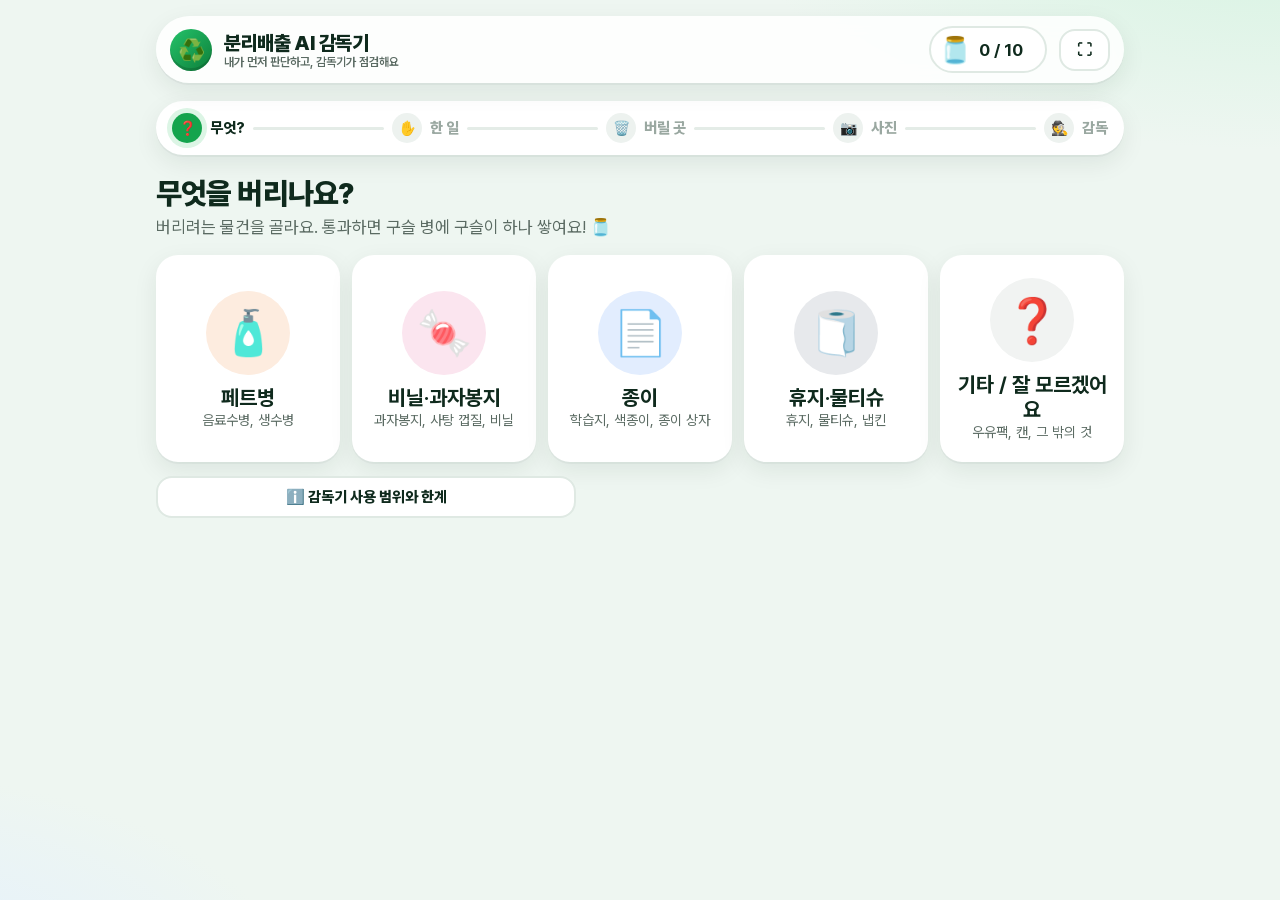
<file: index.html>
<!doctype html>
<html lang="ko">
<head>
<meta charset="utf-8">
<meta name="viewport" content="width=device-width, initial-scale=1">
<title>분리배출 AI 감독기</title>
<link rel="stylesheet" href="css/style.css">
</head>
<body>
<div class="wrap">
  <header class="top">
    <div class="logo">♻️</div>
    <h1>분리배출 AI 감독기<small>내가 먼저 판단하고, 감독기가 점검해요</small></h1>
    <span class="sp"></span>
    <div class="jarmini" id="jarMini" title="구슬 병 (선생님: 3초 길게 누르기)"><span class="jic">🫙</span><b id="jarMiniTxt">0 / 10</b><small id="gemMini"></small></div>
    <button class="btn ghost" id="fsBtn" title="전체 화면">⛶</button>
    <button class="btn ghost" id="homeBtn" hidden>🏠 처음으로</button>
  </header>
  <div id="modelBanner"></div>

  <!-- 1. 무엇인가요 -->
  <section class="screen on" id="s-item">
    <div class="steps" data-at="0"></div>
    <h2>무엇을 버리나요?</h2>
    <p class="sub">버리려는 물건을 골라요. 통과하면 구슬 병에 구슬이 하나 쌓여요! 🫙</p>
    <div class="grid choices" id="items"></div>
    <div class="row" style="max-width:420px"><button class="btn ghost" id="aboutBtn">ℹ️ 감독기 사용 범위와 한계</button></div>
    <div class="card" id="about" hidden style="margin-top:14px">
      <h3 style="margin-top:0">ℹ️ 이 감독기가 할 수 있는 것과 없는 것</h3>
      <ul style="font-size:16px;line-height:1.7;margin:0;padding-left:20px">
        <li><b>다루는 물건:</b> 우리 교실의 페트병, 비닐·과자봉지, 종이, 휴지·물티슈 <b>4가지만</b> 배웠어요. 그 밖의 물건은 "기타 → 선생님께"로 가요.</li>
        <li><b>사진으로 점검하는 것:</b> 페트병 내용물, 라벨, 비닐/종이 구분, 휴지·물티슈 구분, 종이 크기(손바닥 가늠자)</li>
        <li><b>볼 수 없는 것(양심 체크):</b> 헹구기, 테이프·스테이플러 떼기, 부스러기 털기</li>
        <li><b>찍는 조건:</b> 분리배출 자리의 <b>검정 판 앞</b>에서 찍은 사진으로 배웠어요. 다른 배경에서는 틀릴 수 있어요.</li>
        <li><b>확신이 70%보다 낮으면</b> "감독기도 잘 모르겠어요"라고 말해요. 감독기도 틀릴 수 있어요.</li>
        <li><b>개인정보:</b> 이름이나 번호를 묻지 않아요. 사진과 결과는 <b>어디에도 저장하거나 보내지 않아요.</b> 구슬 병도 이 화면에만 있다가, 창을 닫으면 사라져요.</li>
      </ul>
    </div>
  </section>

  <!-- 2. 무엇을 했나요 -->
  <section class="screen" id="s-check">
    <div class="steps" data-at="1"></div>
    <h2 id="checkTitle">무엇을 했나요?</h2>
    <p class="sub">솔직하게 골라요. 감독기가 사진으로 점검해요.</p>
    <div id="checklist"></div>
    <div class="row"><button class="btn primary" id="checkNext" disabled>다음 ▶</button></div>
  </section>

  <!-- 3. 어디에 버릴까요 -->
  <section class="screen" id="s-box">
    <div class="steps" data-at="2"></div>
    <h2>어디에 넣을 건가요?</h2>
    <p class="sub">섞지 않기! 알맞은 곳을 골라요.</p>
    <div class="grid boxes" style="margin-top:28px">
      <button class="boxbtn paper" data-box="paper"><span class="em">📄</span>종이 상자<small>종이류</small></button>
      <button class="boxbtn plastic" data-box="plastic"><span class="em">🧴</span>플라스틱 상자<small>플라스틱·비닐류</small></button>
      <button class="boxbtn general" data-box="general"><span class="em">🗑️</span>일반쓰레기<small>재활용 안 되는 것</small></button>
    </div>
  </section>

  <!-- 4. 사진 -->
  <section class="screen" id="s-cam">
    <div class="steps" data-at="3"></div>
    <h2 id="camTitle">감독기에게 보여 줘요</h2>
    <div class="cam">
      <video id="video" playsinline muted></video>
      <img id="shot" hidden alt="찍은 사진">
      <div class="corners" id="corners"><i></i></div>
      <div class="guide" id="guide"></div>
      <div class="tagshot" id="tagshot" hidden></div>
    </div>
    <div class="shutter" id="camBtns">
      <label class="btn ghost upload">🖼️ 사진 올리기<input type="file" id="upload" accept="image/*" hidden></label>
      <button class="snap" id="snap" aria-label="찍기">📸</button>
      <span style="width:130px" class="note">가운데 버튼을 눌러 찍어요</span>
    </div>
    <div class="row" id="shotBtns" hidden>
      <button class="btn" id="retake">↺ 다시 찍기</button>
      <button class="btn primary" id="useShot">이 사진으로 할래요 ✔</button>
    </div>
    <p class="note" style="text-align:center">카메라 <select id="camSel"><option value="">자동(뒷면 우선)</option></select></p>
  </section>

  <!-- 5. 결과 -->
  <section class="screen" id="s-result">
    <div class="steps" data-at="4"></div>
    <div id="checking" class="card" style="text-align:center"><div class="spinner"></div><p style="font-size:22px;font-weight:850">감독기가 점검하고 있어요…</p></div>
    <div id="resultBox" hidden>
      <div class="verdict" id="verdict"></div>
      <div id="checksList"></div>
      <div class="thumbs" id="thumbs"></div>
      <div class="row" id="resultBtns"></div>
    </div>
  </section>

  <!-- 6. 끝 -->
  <section class="screen" id="s-done">
    <div class="card donecard">
      <div id="doneTop"></div>
      <div class="jar" id="jar"><div class="lid"></div><div class="glass" id="glass"></div></div>
      <p class="gems" id="gemTxt"></p>
      <div id="earth"></div>
      <div class="row" style="max-width:420px;margin:20px auto 0"><button class="btn primary" id="doneOk">처음으로</button></div>
    </div>
  </section>
</div>

<script src="lib/tf.min.js"></script>
<script src="lib/teachablemachine-image.min.js"></script>
<script src="js/common.js"></script>
<script src="js/supervisor.js"></script>
<script>
const $ = s => document.querySelector(s);
// 이 화면에서만 쓰는 상태. 어디에도 저장하지 않아요.
const S = { item: null, claims: {}, box: null, photos: {}, photoQueue: [], attempts: 0, uploaded: false };
const JAR = { beads: [], gems: 0, last: {} };   // 구슬 병 (탭을 닫으면 사라짐)
let doneTimer = null;

function show(id) {
  document.querySelectorAll('.screen').forEach(e => e.classList.toggle('on', e.id === id));
  $('#homeBtn').hidden = id === 's-item';
  const st = document.querySelector('#' + id + ' .steps'); if (st) steps(st, +st.dataset.at);
  window.scrollTo(0, 0);
}
function steps(el, at) {
  const names = [['❓', '무엇?'], ['✋', '한 일'], ['🗑️', '버릴 곳'], ['📷', '사진'], ['🕵️', '감독']];
  el.innerHTML = names.map(([ic, n], i) => (i ? `<div class="bar ${i <= at ? 'done' : ''}"></div>` : '') +
    `<div class="st ${i < at ? 'done' : i === at ? 'on' : ''}"><i>${i < at ? '✔' : ic}</i><span>${n}</span></div>`).join('');
}
function goHome() {
  clearTimeout(doneTimer);
  Object.assign(S, { item: null, claims: {}, box: null, photos: {}, photoQueue: [], attempts: 0, uploaded: false });
  show('s-item');
}
$('#homeBtn').onclick = goHome;
$('#doneOk').onclick = goHome;
$('#aboutBtn').onclick = () => { $('#about').hidden = !$('#about').hidden; };

// ---- 탭을 오래 켜 두기 위한 도우미 ----
let wakeLock = null;
async function keepAwake() { try { if ('wakeLock' in navigator && !wakeLock) { wakeLock = await navigator.wakeLock.request('screen'); wakeLock.addEventListener('release', () => wakeLock = null); } } catch (e) {} }
document.addEventListener('visibilitychange', () => { if (document.visibilityState === 'visible') keepAwake(); });
document.addEventListener('click', keepAwake, { once: true });
window.addEventListener('beforeunload', e => { if (JAR.beads.length || JAR.gems) { e.preventDefault(); e.returnValue = ''; } });
$('#fsBtn').onclick = () => { if (document.fullscreenElement) document.exitFullscreen(); else document.documentElement.requestFullscreen?.(); };

// ---- 구슬 병 ----
function renderJar(newIdx = -1) {
  $('#jarMiniTxt').textContent = `${JAR.beads.length} / ${APP.JAR_SIZE}`;
  $('#gemMini').textContent = JAR.gems ? `💎×${JAR.gems}` : '';
  $('#glass').innerHTML = JAR.beads.map((g, i) => `<div class="bead ${g ? 'gold' : ''} ${i === newIdx ? 'new' : ''}"></div>`).join('');
  $('#gemTxt').textContent = JAR.gems ? `지금까지 기부한 미덕 보석 💎 × ${JAR.gems}` : '';
}
// 선생님: 상단 구슬 병을 3초 길게 누르면 병 비우기 / 개수 맞추기
let pressT = null;
const jm = $('#jarMini');
const startPress = () => { pressT = setTimeout(teacherJar, 3000); };
const endPress = () => clearTimeout(pressT);
jm.addEventListener('pointerdown', startPress); ['pointerup', 'pointerleave', 'pointercancel'].forEach(ev => jm.addEventListener(ev, endPress));
function teacherJar() {
  const v = prompt(`👩‍🏫 선생님 메뉴\n지금 구슬 ${JAR.beads.length}개 · 미덕 보석 ${JAR.gems}개\n\n· 병을 비우려면 0\n· 구슬 개수를 맞추려면 숫자(0~${APP.JAR_SIZE - 1})\n· 보석 개수도 맞추려면 "구슬,보석" (예: 3,2)`, '0');
  if (v == null) return;
  const [b, g] = v.split(',').map(x => parseInt(x, 10));
  if (isNaN(b) || b < 0 || b >= APP.JAR_SIZE) return alert('숫자를 다시 확인해 주세요.');
  JAR.beads = Array(b).fill(false); if (!isNaN(g) && g >= 0) JAR.gems = g;
  renderJar();
}
renderJar();

// ---- 모델 미리 불러오기 ----
(async () => {
  const keys = Object.keys(APP.MODELS);
  const res = await Promise.allSettled(keys.map(k => loadModel(k)));
  const bad = [];
  res.forEach((r, i) => {
    const m = APP.MODELS[keys[i]];
    if (r.status === 'rejected') bad.push(`${m.name}: 모델 파일이 없어요 (models/${m.dir}/)`);
    else if (!r.value._ok) bad.push(`${m.name}: 클래스 이름이 달라요. 필요: ${m.classes.join(', ')} / 지금: ${r.value._labels.join(', ')}`);
  });
  if (bad.length) $('#modelBanner').innerHTML = `<div class="banner err"><b>선생님 확인 필요</b><br>${bad.join('<br>')}</div>`;
})();

// ---- 1. 무엇 ----
$('#items').innerHTML = Object.entries(ITEMS).map(([k, v]) =>
  `<button class="choice" data-k="${k}"><span class="em">${v.em}</span><b>${v.ko}</b><small>${v.hint}</small></button>`).join('');
steps(document.querySelector('#s-item .steps'), 0);
$('#items').onclick = e => {
  const b = e.target.closest('button'); if (!b) return;
  S.item = b.dataset.k; S.attempts = 0;
  if (S.item === 'other') { finish('ask'); return; }
  startChecklist();
};

// ---- 2. 한 일 ----
const Q_ICON = { emptied: '🫗', rinsed: '🚿', label: '🏷️', shaken: '👐', tape: '✂️' };
function startChecklist() {
  const it = ITEMS[S.item];
  S.claims = {}; S.uploaded = false;
  const seg = (k, a, b) => `<div class="seg" data-k="${k}"><button class="yes" data-v="${a[0]}">${a[1]}</button><button class="no" data-v="${b[0]}">${b[1]}</button></div>`;
  const row = c => `<div class="qrow"><div class="q"><span class="qi">${Q_ICON[c.k] || '✔'}</span>${c.q}</div>${seg(c.k, ['1', '했어요 ✔'], ['0', '아직이요'])}</div>`;
  const aiRows = it.checklist.filter(c => !c.self).map(row);
  if (it.sizeQ) aiRows.push(`<div class="qrow"><div class="q"><span class="qi">✋</span>종이를 펴서 손바닥 앞에 대면, 손바닥(손가락 빼고)을 다 가리나요?</div>${seg('size', ['big', '다 가려요'], ['small', '못 가려요'])}</div>`);
  const selfRows = it.checklist.filter(c => c.self).map(row);
  let h = '';
  if (aiRows.length) h += `<div class="group ai"><div class="gh">📷 사진으로 점검해요 <span class="tag">감독기가 확인</span></div>${aiRows.join('')}</div>`;
  if (selfRows.length) h += `<div class="group self"><div class="gh">🙈 감독기는 볼 수 없어요 <span class="tag">양심 체크 · 스스로 약속</span></div>${selfRows.join('')}</div>`;
  if (!h) h = `<div class="group ai"><div class="qrow"><div class="q"><span class="qi">👍</span>따로 할 일은 없어요. 다음으로 가요!</div></div></div>`;
  $('#checkTitle').textContent = `${it.em} ${it.ko}: 무엇을 했나요?`;
  $('#checklist').innerHTML = h;
  updateCheckNext();
  show('s-check');
}
$('#checklist').onclick = e => {
  const b = e.target.closest('.seg button'); if (!b) return;
  const seg = b.parentElement, k = seg.dataset.k;
  seg.querySelectorAll('button').forEach(x => x.classList.toggle('sel', x === b));
  S.claims[k] = k === 'size' ? b.dataset.v : b.dataset.v === '1';
  updateCheckNext();
};
function updateCheckNext() {
  const it = ITEMS[S.item];
  const need = it.checklist.map(c => c.k).concat(it.sizeQ ? ['size'] : []);
  $('#checkNext').disabled = !need.every(k => k in S.claims);
}
$('#checkNext').onclick = () => show('s-box');

// ---- 3. 버릴 곳 ----
document.querySelectorAll('.boxbtn').forEach(b => b.onclick = () => {
  S.box = b.dataset.box;
  S.photos = {}; S.photoQueue = ITEMS[S.item].photos.slice();
  nextPhoto();
});

// ---- 4. 사진 ----
const video = $('#video'); let camReady = false;
async function ensureCamera() {
  if (camReady && video.srcObject && video.srcObject.active) return;
  try { await startCamera(video, $('#camSel').value || undefined); camReady = true; }
  catch (e) { $('#guide').textContent = '카메라를 켤 수 없어요. 🖼️ 사진 올리기를 쓰거나 선생님께 알려 주세요.'; }
}
$('#camSel').onchange = () => { camReady = false; ensureCamera(); };
(async () => { try { (await listCameras()).forEach((d, i) => $('#camSel').insertAdjacentHTML('beforeend', `<option value="${d.deviceId}">${d.label || '카메라 ' + (i + 1)}</option>`)); } catch (e) {} })();
let pending = null;
function liveMode() {
  $('#shot').hidden = true; video.hidden = false; $('#corners').hidden = false; $('#tagshot').hidden = true;
  $('#camBtns').hidden = false; $('#shotBtns').hidden = true;
}
function nextPhoto() {
  const p = S.photoQueue[0];
  $('#camTitle').textContent = p.k === 'palm' ? '✋ 손바닥을 뒤에 대고 한 장 더!' : `${ITEMS[S.item].em} 감독기에게 보여 줘요`;
  $('#guide').textContent = p.guide;
  liveMode(); show('s-cam'); ensureCamera();
}
function preview(canvas, tag) {
  pending = canvas;
  $('#shot').src = canvas.toDataURL('image/jpeg', 0.85);
  $('#shot').hidden = false; video.hidden = true; $('#corners').hidden = true;
  $('#tagshot').textContent = tag; $('#tagshot').hidden = false;
  $('#camBtns').hidden = true; $('#shotBtns').hidden = false;
}
$('#snap').onclick = () => {
  if (!video.videoWidth) return;
  const full = document.createElement('canvas');
  full.width = video.videoWidth; full.height = video.videoHeight;
  full.getContext('2d').drawImage(video, 0, 0);
  preview(full, '📸 찍은 사진');
};
$('#upload').onchange = async e => {
  const f = e.target.files[0]; e.target.value = ''; if (!f) return;
  const img = await loadImageFile(f);
  const full = document.createElement('canvas');
  full.width = img.naturalWidth; full.height = img.naturalHeight;
  full.getContext('2d').drawImage(img, 0, 0);
  S.uploaded = true;
  preview(full, '🖼️ 올린 사진');
};
$('#retake').onclick = liveMode;
$('#useShot').onclick = () => {
  const p = S.photoQueue.shift();
  S.photos[p.k] = squishToCanvas(pending, 224);
  if (S.photoQueue.length) nextPhoto(); else check();
};

// ---- 5. 감독 ----
let lastResult = null;
async function check() {
  show('s-result');
  $('#checking').hidden = false; $('#resultBox').hidden = true;
  let ai;
  try { ai = await runModels(S.item, S.photos); }
  catch (e) { $('#checking').innerHTML = `<div class="banner err">감독기 모델을 불러오지 못했어요. 선생님께 알려 주세요.<br><small>${e.message}</small></div>`; return; }
  S.attempts++;
  lastResult = evaluate(S.item, S.claims, S.box, ai);
  renderResult(lastResult);
}
const ICON = { ok: '✅', warn: '⚠️', unsure: '❓', self: '🙈' };
function renderResult(r) {
  $('#checking').hidden = true; $('#resultBox').hidden = false;
  const fixes = r.checks.filter(c => c.status === 'warn' || c.status === 'unsure').length;
  $('#verdict').className = 'verdict ' + (r.pass ? 'pass' : 'fail');
  $('#verdict').innerHTML = r.pass
    ? `<div class="vi">🎉</div><b>${S.attempts === 1 ? '한 번에 통과!' : '고쳐서 통과!'}</b><span>감독기 점검을 모두 통과했어요.</span>`
    : `<div class="vi">🔍</div><b>다시 확인해 볼까요?</b><span>확인할 것이 ${fixes}개 있어요.</span>`;
  const selfKeys = new Set(ITEMS[S.item].checklist.filter(c => c.self).map(c => c.k));
  const card = c => {
    const self = selfKeys.has(c.key);
    const cls = self ? (c.status === 'self' ? 'self' : 'selfwarn') : c.status;
    return `<div class="chk ${cls}"><div class="ic">${self && c.status === 'self' ? '🙈' : ICON[c.status]}</div>
      <div><b>${c.title}</b><span>${c.msg}</span>${c.ai ? `<br><span class="ai">🤖 ${aiNote(c.ai.model, c.ai)}</span>` : ''}</div></div>`;
  };
  const aiPart = r.checks.filter(c => !selfKeys.has(c.key)), selfPart = r.checks.filter(c => selfKeys.has(c.key));
  $('#checksList').innerHTML =
    `<div class="sec">🤖 감독기 점검</div><div class="checks">${aiPart.map(card).join('')}</div>` +
    (selfPart.length ? `<div class="sec self">🙈 감독기가 볼 수 없는 것 · 양심 체크</div><div class="checks">${selfPart.map(card).join('')}</div>` : '');
  $('#thumbs').innerHTML = Object.values(S.photos).map(c => `<img src="${c.toDataURL('image/jpeg', 0.7)}" alt="">`).join('');
  $('#resultBtns').innerHTML = r.pass
    ? '<button class="btn primary" data-a="done">구슬 받기 🫙</button>'
    : '<button class="btn primary" data-a="retry">🔧 고치고 다시 하기</button><button class="btn soft" data-a="dispute">🙋 나는 맞다고 생각해요</button><button class="btn ghost" data-a="quit">그만할래요</button>';
}
$('#resultBtns').onclick = e => {
  const a = e.target.closest('button')?.dataset.a; if (!a) return;
  if (a === 'done') finish('pass');
  if (a === 'retry') startChecklist();
  if (a === 'dispute') finish('dispute');
  if (a === 'quit') goHome();
};

// ---- 6. 끝: 구슬 → 미덕 보석 ----
function finish(kind) {
  const card = earthCard();
  let top = '', earth = '';
  $('#jar').hidden = false; $('#jar').classList.remove('morph');
  if (kind === 'ask') {
    top = `<div class="big">🙋</div><h2>선생님께 물어봐요</h2><p style="font-size:19px">감독기는 아직 이 물건을 배우지 않았어요.<br>어디에 버릴지 선생님께 물어봐요.</p>`;
    $('#jar').hidden = true;
  } else if (kind === 'dispute') {
    top = `<div class="big">🙋</div><h2>선생님께 보여 주세요</h2><p style="font-size:19px">감독기도 틀릴 수 있어요. 사진은 저장하지 않으니,<br><b>지금 그 물건을 선생님께 보여 주세요.</b></p>`;
    $('#jar').hidden = true;
  } else {
    const box = BOXES[lastResult.expected];
    const now = Date.now(), key = S.item + '|' + S.box;
    const tooSoon = S.uploaded || (JAR.last[key] && now - JAR.last[key] < APP.REPEAT_SECONDS * 1000);
    JAR.last[key] = now;
    let beadMsg;
    if (tooSoon) {
      beadMsg = S.uploaded ? '<p class="note">올린 사진으로 한 점검은 구슬이 없어요. 직접 찍어서 도전해요!</p>' : '<p class="note">방금 같은 걸 했어요. 다른 친구 차례예요! (구슬은 30초 뒤에)</p>';
      renderJar();
    } else {
      JAR.beads.push(S.attempts === 1);
      if (JAR.beads.length >= APP.JAR_SIZE) {
        renderJar(JAR.beads.length - 1);           // 꽉 찬 병을 먼저 보여 주고
        $('#jar').classList.add('morph');          // 구슬이 반짝이며 사라진 뒤
        JAR.gems++; JAR.beads = [];
        setTimeout(() => { renderJar(); $('#jar').hidden = true; $('#jar').classList.remove('morph'); }, 1800);
        top = `<div class="diamond-burst late"><span class="dia">💎</span><h2>미덕 보석 기부!</h2><p style="font-size:20px;font-weight:800">구슬 ${APP.JAR_SIZE}개가 모여 보석이 되었어요.<br>선생님께 가서 <b>학급 온도계 스티커</b>를 받아요!</p></div>`;
      } else {
        renderJar(JAR.beads.length - 1);
        beadMsg = `<p style="font-size:19px;font-weight:800">${S.attempts === 1 ? '✨ 한 번에 통과! 금구슬' : '🔵 고쳐서 통과! 구슬'} 1개 · 보석까지 ${APP.JAR_SIZE - JAR.beads.length}개 남았어요</p>`;
      }
    }
    if (!top) top = `<div class="big">🎉</div><h2>통과! 잘했어요</h2><div class="box-tip" style="background:var(--${lastResult.expected})">${box.em} ${box.ko}에 넣어요</div>${beadMsg || ''}`;
    earth = `<div class="earth"><span class="ee">${card.em}</span><p><small>🌍 오늘의 지구 카드</small>${card.t}</p></div>`;
  }
  $('#doneTop').innerHTML = top;
  $('#earth').innerHTML = earth;
  show('s-done');
  doneTimer = setTimeout(goHome, 25000);
}
</script>
</body>
</html>
</file>
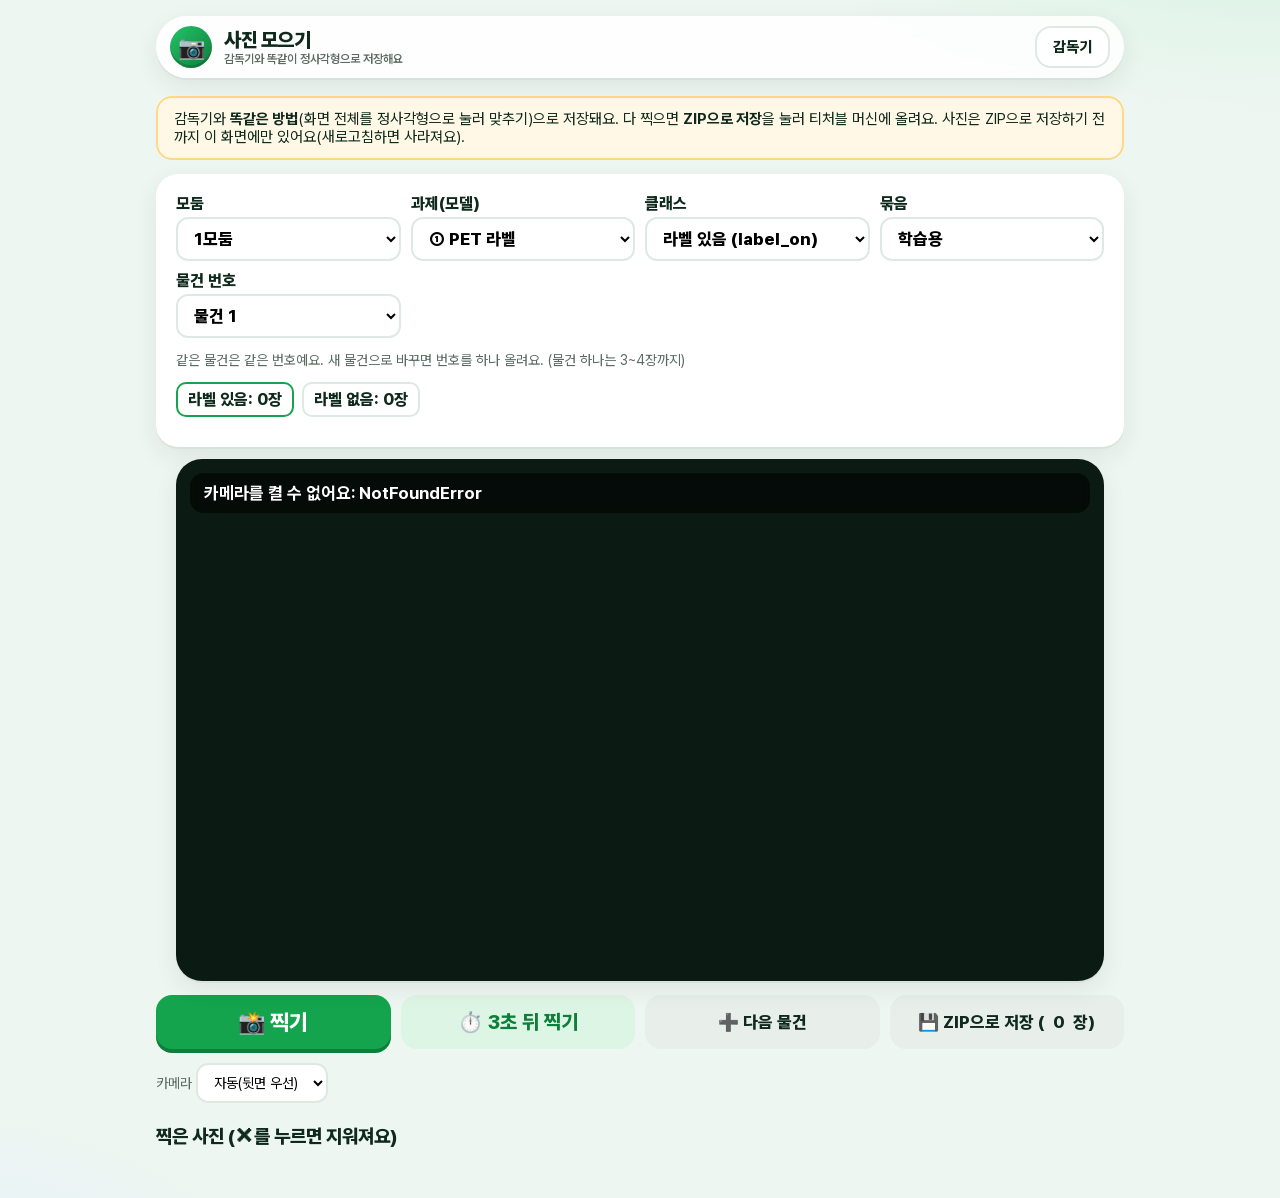
<file: collect.html>
<!doctype html>
<html lang="ko">
<head>
<meta charset="utf-8">
<meta name="viewport" content="width=device-width, initial-scale=1">
<title>사진 모으기</title>
<link rel="stylesheet" href="css/style.css">
<style>
  .setup{display:grid;grid-template-columns:repeat(auto-fit,minmax(200px,1fr));gap:10px}
  .setup label{display:flex;flex-direction:column;gap:4px;font-weight:800}
  .setup select{font-size:17px}
  .counts{display:flex;gap:8px;flex-wrap:wrap;margin:10px 0}
  .counts span{background:#fff;border-radius:10px;padding:6px 10px;font-weight:800;border:2px solid var(--line)}
  .counts span.cur{border-color:var(--brand)}
  .gallery figure{position:relative}
  .gallery button{position:absolute;top:8px;right:8px;background:#fff;border-radius:50%;width:30px;height:30px;font-weight:900}
</style>
</head>
<body>
<div class="wrap">
  <div class="top"><div class="logo">📷</div><h1>사진 모으기<small>감독기와 똑같이 정사각형으로 저장해요</small></h1><span class="sp"></span><a class="btn ghost" href="index.html">감독기</a></div>
  <div class="banner">감독기와 <b>똑같은 방법</b>(화면 전체를 정사각형으로 눌러 맞추기)으로 저장돼요. 다 찍으면 <b>ZIP으로 저장</b>을 눌러 티처블 머신에 올려요. 사진은 ZIP으로 저장하기 전까지 이 화면에만 있어요(새로고침하면 사라져요).</div>
  <div class="card">
    <div class="setup">
      <label>모둠 <select id="grp"></select></label>
      <label>과제(모델) <select id="task"></select></label>
      <label>클래스 <select id="cls"></select></label>
      <label>묶음 <select id="set"><option value="1_학습용">학습용</option><option value="2_고정개발용">고정 개발용</option><option value="3_최종테스트용">최종 테스트용</option></select></label>
      <label>물건 번호 <select id="obj"></select></label>
    </div>
    <p class="note">같은 물건은 같은 번호예요. 새 물건으로 바꾸면 번호를 하나 올려요. (물건 하나는 3~4장까지)</p>
    <div class="counts" id="counts"></div>
  </div>
  <div class="cam" style="margin-top:12px"><video id="video" playsinline muted></video><div class="guide" id="guide">검정 판 앞에서, 물건 전체가 화면 가운데에 크게 보이게!</div></div>
  <div class="row">
    <button class="btn primary" id="snap" style="font-size:22px">📸 찍기</button>
    <button class="btn soft" id="timer" style="font-size:20px">⏱️ 3초 뒤 찍기</button>
    <button class="btn" id="nextObj">➕ 다음 물건</button>
    <button class="btn" id="zip">💾 ZIP으로 저장 (<span id="total">0</span>장)</button>
  </div>
  <p class="note">카메라 <select id="camSel"><option value="">자동(뒷면 우선)</option></select></p>
  <h3>찍은 사진 (✕를 누르면 지워져요)</h3>
  <div class="gallery" id="gal"></div>
</div>
<script src="lib/jszip.min.js"></script>
<script src="js/common.js"></script>
<script>
const $ = s => document.querySelector(s);
const SIZE = 640;
const shots = []; // {id, grp, task, cls, set, obj, blob, url}
$('#grp').innerHTML = [1,2,3,4,5,6].map(n => `<option value="${n}">${n}모둠</option>`).join('') + '<option value="T">선생님</option>';
$('#task').innerHTML = Object.entries(APP.MODELS).map(([k, m]) => `<option value="${k}">${m.name}</option>`).join('');
$('#obj').innerHTML = Array.from({ length: 30 }, (_, i) => `<option value="${i + 1}">물건 ${i + 1}</option>`).join('');
function fillCls() { $('#guide').textContent = $('#task').value === 'size' ? '✋ 한 손으로 종이 끝을 집고, 다른 손바닥을 종이 바로 뒤에 펴요(손가락 붙이기). 종이는 펴고, 손바닥 전체가 보이게!' : '검정 판 앞에서, 물건 전체가 화면 가운데에 크게 보이게!'; const m = APP.MODELS[$('#task').value]; $('#cls').innerHTML = m.classes.map(c => `<option value="${c}">${m.ko[c]} (${c})</option>`).join(''); counts(); }
$('#task').onchange = fillCls; ['#cls', '#set', '#grp'].forEach(s => $(s).onchange = counts);
fillCls();

function counts() {
  const m = APP.MODELS[$('#task').value], set = $('#set').value;
  $('#counts').innerHTML = m.classes.map(c => {
    const n = shots.filter(s => s.task === $('#task').value && s.cls === c && s.set === set).length;
    return `<span class="${c === $('#cls').value ? 'cur' : ''}">${m.ko[c]}: ${n}장</span>`; }).join('');
  $('#total').textContent = shots.length;
}

const video = $('#video');
async function cam() { try { await startCamera(video, $('#camSel').value || undefined); } catch (e) { $('#guide').textContent = '카메라를 켤 수 없어요: ' + e.name; } }
$('#camSel').onchange = cam;
cam().then(async () => { (await listCameras()).forEach((d, i) => $('#camSel').insertAdjacentHTML('beforeend', `<option value="${d.deviceId}">${d.label || '카메라 ' + (i + 1)}</option>`)); });

$('#snap').onclick = () => {
  if (!video.videoWidth) return;
  const c = squishToCanvas(video, SIZE);
  c.toBlob(blob => {
    const s = { id: Date.now() + Math.random(), grp: $('#grp').value, task: $('#task').value, cls: $('#cls').value, set: $('#set').value, obj: +$('#obj').value, blob, url: URL.createObjectURL(blob) };
    shots.push(s); render(); counts();
  }, 'image/jpeg', 0.9);
  video.style.opacity = .3; setTimeout(() => video.style.opacity = 1, 120);
};
$('#timer').onclick = () => {
  let n = 3; const b = $('#timer'); b.disabled = true; b.textContent = `⏱️ ${n}…`;
  const t = setInterval(() => { n--; if (n > 0) { b.textContent = `⏱️ ${n}…`; return; }
    clearInterval(t); $('#snap').click(); b.disabled = false; b.textContent = '⏱️ 3초 뒤 찍기'; }, 1000);
};
$('#nextObj').onclick = () => { const o = $('#obj'); if (o.selectedIndex < o.options.length - 1) o.selectedIndex++; };
function render() {
  $('#gal').innerHTML = shots.slice().reverse().map(s => `<figure><img src="${s.url}"><button data-id="${s.id}">✕</button><div>${APP.MODELS[s.task].ko[s.cls]} · 물건 ${s.obj}<br>${s.set.slice(2)}</div></figure>`).join('');
}
$('#gal').onclick = e => { const b = e.target.closest('button[data-id]'); if (!b) return; const i = shots.findIndex(s => s.id == b.dataset.id); URL.revokeObjectURL(shots[i].url); shots.splice(i, 1); render(); counts(); };

$('#zip').onclick = async () => {
  if (!shots.length) return alert('찍은 사진이 없어요.');
  const zip = new JSZip(); const n = {}; const rows = [['폴더', '파일', '모둠', '과제', '클래스', '묶음', '물건 번호']];
  const stamp = new Date(); const tag = `${String(stamp.getMonth() + 1).padStart(2, '0')}${String(stamp.getDate()).padStart(2, '0')}`;
  for (const s of shots) {
    const m = APP.MODELS[s.task];
    const folder = s.set === '1_학습용' ? `${m.dir}/${s.set}/${s.cls}` : `${m.dir}/${s.set}`;
    const k = folder + s.cls; n[k] = (n[k] || 0) + 1;
    const name = `${s.cls}_${tag}g${s.grp}o${String(s.obj).padStart(2, '0')}_${String(n[k]).padStart(3, '0')}.jpg`;
    zip.file(`${folder}/${name}`, s.blob);
    rows.push([folder, name, s.grp, m.name, s.cls, s.set, s.obj]);
  }
  zip.file('사진목록.csv', toCSV(rows));
  const blob = await zip.generateAsync({ type: 'blob' });
  download(`사진모으기_${tag}_${$('#grp').value}모둠.zip`, blob);
};
window.onbeforeunload = e => { if (shots.length) { e.preventDefault(); e.returnValue = ''; } };
</script>
</body>
</html>
</file>
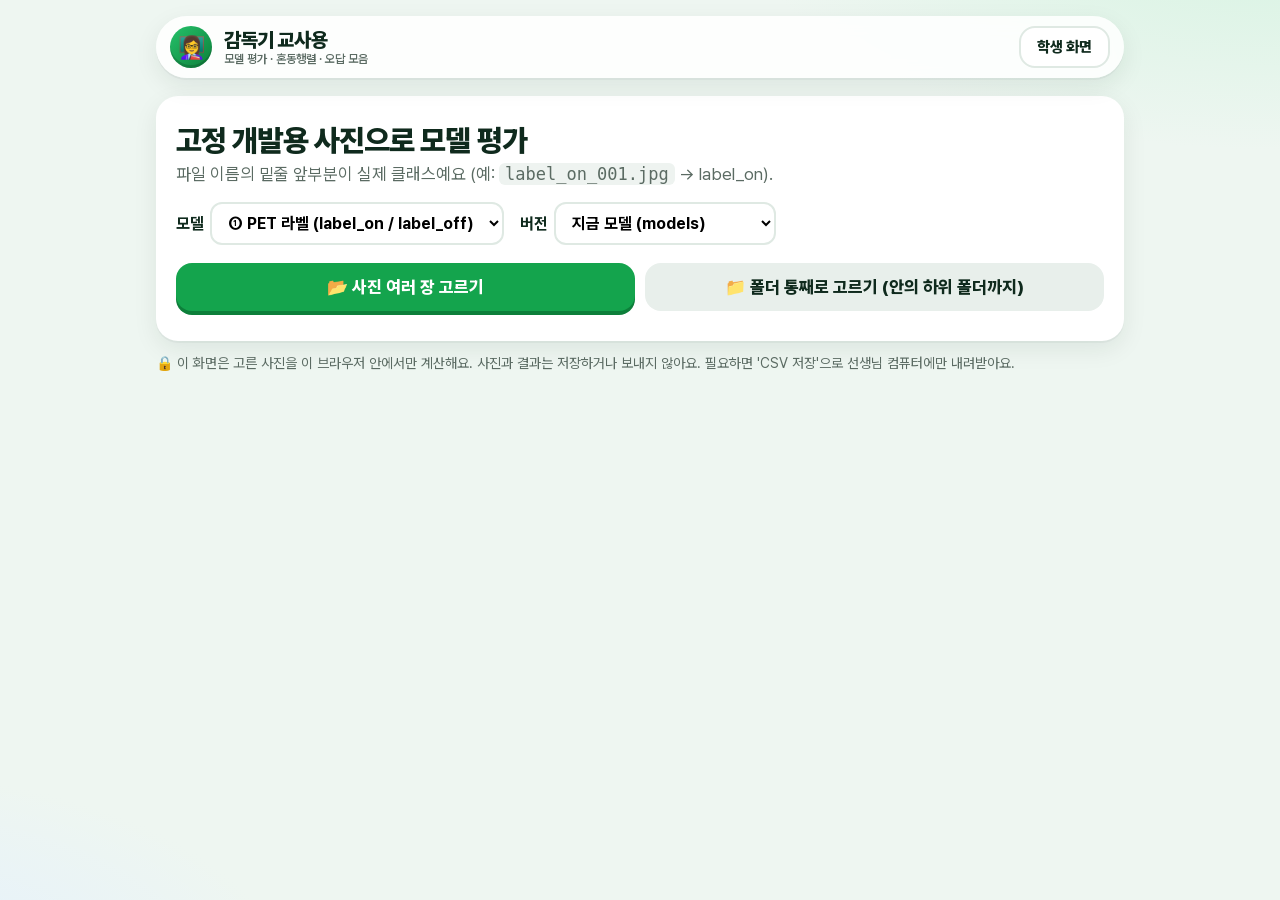
<file: teacher.html>
<!doctype html>
<html lang="ko">
<head>
<meta charset="utf-8">
<meta name="viewport" content="width=device-width, initial-scale=1">
<title>감독기 교사용</title>
<link rel="stylesheet" href="css/style.css">
</head>
<body>
<div class="wrap">
  <div class="top"><div class="logo">👩‍🏫</div><h1>감독기 교사용<small>모델 평가 · 혼동행렬 · 오답 모음</small></h1><span class="sp"></span><a class="btn ghost" href="index.html">학생 화면</a></div>
  <!-- ① 모델 평가 -->
  <section class="card" id="t-eval">
    <h2>고정 개발용 사진으로 모델 평가</h2>
    <p class="sub">파일 이름의 밑줄 앞부분이 실제 클래스예요 (예: <code>label_on_001.jpg</code> → label_on).</p>
    <label class="f">모델 <select id="evModel"></select></label>
    <label class="f">버전 <select id="evBase"><option value="models">지금 모델 (models)</option><option value="models_v0">금요일 모델 (models_v0)</option></select></label>
    <div class="row" style="margin-top:10px">
      <label class="btn primary" style="text-align:center">📂 사진 여러 장 고르기<input type="file" id="evFiles" accept="image/*" multiple hidden></label>
      <label class="btn" style="text-align:center">📁 폴더 통째로 고르기 (안의 하위 폴더까지)<input type="file" id="evDir" webkitdirectory multiple hidden></label>
    </div>
    <div id="evStatus" class="note" style="margin-top:10px"></div>
    <div id="evOut"></div>
  </section>

  <p class="note" style="margin-top:14px">🔒 이 화면은 고른 사진을 이 브라우저 안에서만 계산해요. 사진과 결과는 저장하거나 보내지 않아요. 필요하면 'CSV 저장'으로 선생님 컴퓨터에만 내려받아요.</p>
</div>

<script src="lib/tf.min.js"></script>
<script src="lib/teachablemachine-image.min.js"></script>
<script src="js/common.js"></script>
<script>
const $ = s => document.querySelector(s);
const CHECK_KO = { emptied: '비우기', rinsed: '헹구기', label: '라벨 떼기', kind: '물건 종류', wipe: '휴지·물티슈 구분', size: '손바닥 크기', tape: '테이프 떼기', shaken: '부스러기 털기', box: '버릴 곳(섞지 않기)' };
const ITEM_KO = { pet: '페트병', vinyl: '비닐·과자봉지', paper: '종이', wipe: '휴지·물티슈', other: '기타' };

// ================= ① 모델 평가 =================
$('#evModel').innerHTML = Object.entries(APP.MODELS).map(([k, m]) => `<option value="${k}">${m.name} (${m.classes.join(' / ')})</option>`).join('');
let lastEval = null;
$('#evDir').onchange = e => $('#evFiles').onchange(e);
$('#evFiles').onchange = async e => {
  const files = [...e.target.files].filter(f => /\.(jpe?g|png|webp)$/i.test(f.name)).sort((a, b) => a.name.localeCompare(b.name));
  e.target.value = '';
  if (!files.length) return;
  const key = $('#evModel').value, base = $('#evBase').value, m = APP.MODELS[key];
  $('#evOut').innerHTML = '';
  $('#evStatus').textContent = `모델 불러오는 중… (${base}/${m.dir})`;
  try { await evaluateFiles(files, key, base, m); }
  catch (err) { $('#evStatus').innerHTML = `<span style="color:var(--warn)">평가 중 문제가 생겼어요: ${err.message}</span>`; console.error(err); }
};
async function evaluateFiles(files, key, base, m) {
  let model;
  try { model = await loadModel(key, base); }
  catch (err) { $('#evStatus').innerHTML = `<span style="color:var(--warn)">모델을 불러오지 못했어요: ${base}/${m.dir}/ 에 model.json, metadata.json, weights.bin이 있는지 확인하세요.</span>`; return; }
  const labels = model._labels;
  const rows = [];
  for (let i = 0; i < files.length; i++) {
    $('#evStatus').textContent = `평가 중… ${i + 1} / ${files.length}`;
    const f = files[i];
    const base0 = f.name.replace(/\.[^.]+$/, '');
    const known = [...labels, ...Object.values(APP.MODELS).flatMap(x => x.classes)].sort((a, b) => b.length - a.length);
    const truth = known.find(c => base0 === c || base0.startsWith(c + '_')) || base0.replace(/_\d+$/, '');
    const img = await loadImageFile(f);
    const r = await predict(key, squishToCanvas(img, 224), base);
    rows.push({ file: f.name, truth, pred: r.label, prob: r.prob, sure: r.sure, thumb: canvasToDataURL(squishToCanvas(img, 160), 160) });
  }
  lastEval = { key, base, rows, labels, ts: Date.now() };
  $('#evStatus').textContent = `${base}/${m.dir} · 사진 ${rows.length}장 평가 완료 (${fmtTime(Date.now())})`;
  renderEval();
}
function renderEval() {
  const { key, base, rows, labels } = lastEval, m = APP.MODELS[key];
  const truths = [...new Set(rows.map(r => r.truth))].sort((a, b) => (labels.indexOf(a) + 1 || 99) - (labels.indexOf(b) + 1 || 99));
  const known = rows.filter(r => labels.includes(r.truth));
  const correct = known.filter(r => r.pred === r.truth).length;
  const lowConf = rows.filter(r => !r.sure).length;
  let h = '';
  if (known.length) {
    h += `<h3>정분류율: ${correct} / ${known.length} = <span style="font-size:28px">${pct(correct / known.length)}</span></h3>`;
    h += `<p class="note">확신 ${APP.THRESHOLD * 100}% 미만(감독기가 "잘 모르겠어요"라고 할 사진): ${lowConf}장</p>`;
  }
  // 혼동행렬 (행 = 실제, 열 = 예측)
  h += `<h3>혼동행렬 (행: 실제 클래스 → 열: 감독기 판단)</h3><table class="cm"><tr><th>실제 \\ 판단</th>${labels.map(l => `<th>${m.ko[l] || l}<br><small>${l}</small></th>`).join('')}<th>클래스별 정답률</th></tr>`;
  for (const t of truths) {
    const rs = rows.filter(r => r.truth === t);
    h += `<tr><th>${m.ko[t] || t}<br><small>${t}</small></th>`;
    for (const l of labels) { const n = rs.filter(r => r.pred === l).length; h += `<td class="${l === t ? 'diag' : n ? 'off' : ''}">${n}</td>`; }
    h += `<td>${labels.includes(t) ? pct(rs.filter(r => r.pred === t).length / rs.length) : '(모델에 없는 클래스)'}</td></tr>`;
  }
  h += '</table>';
  h += `<div class="row"><button class="btn" id="evCsv">결과 CSV 저장</button></div>`;
  const wrong = rows.filter(r => r.pred !== r.truth || !r.sure);
  h += `<h3>틀렸거나 확신이 낮은 사진 (${wrong.length}장): 대표 오류 분석용</h3><div class="gallery">` +
    wrong.map(r => `<figure><img src="${r.thumb}"><div><b>${r.file}</b><br>실제 ${m.ko[r.truth] || r.truth} → 판단 ${m.ko[r.pred] || r.pred} (${pct(r.prob)})</div></figure>`).join('') + '</div>';
  $('#evOut').innerHTML = h;
  $('#evCsv').onclick = () => download(`평가_${m.dir}_${base}_${dayKey(Date.now())}.csv`,
    toCSV([['파일', '실제', '판단', '확률', '맞음', '확신70%이상'], ...rows.map(r => [r.file, r.truth, r.pred, r.prob.toFixed(3), r.pred === r.truth ? 'O' : 'X', r.sure ? 'O' : 'X'])]));
}

</script>
</body>
</html>
</file>
<file: css/style.css>
@font-face{font-family:"Pretendard";src:url(../fonts/PretendardVariable.woff2) format("woff2-variations");font-weight:45 920;font-display:swap}
:root{
  --bg:#eef6f1; --card:#ffffff; --ink:#0f2a1d; --muted:#5b6b63; --line:#dfe9e3; --soft:#f5faf7;
  --brand:#14a44d; --brand-d:#0d7f3a; --brand-l:#dcf5e5; --accent:#ffcf33;
  --ok:#15a34a; --okbg:#ecfdf3; --okline:#9be5b6;
  --warn:#e5483b; --warnbg:#fff2f0; --warnline:#ffb4ab;
  --unsure:#e08a00; --unsurebg:#fff8e6; --unsureline:#ffd98a;
  --self:#7c3aed; --selfbg:#f6f1ff; --selfline:#c4a8ff;
  --paper:#2f7cf6; --plastic:#f07a18; --general:#56627a;
  --r:22px; --shadow:0 2px 0 rgba(15,42,29,.04),0 8px 24px rgba(15,42,29,.08);
}
*{box-sizing:border-box}
[hidden]{display:none !important}
html,body{margin:0;color:var(--ink);background:var(--bg);
  font-family:"Pretendard","Apple SD Gothic Neo","Malgun Gothic","Noto Sans KR",sans-serif;
  -webkit-font-smoothing:antialiased;-webkit-tap-highlight-color:transparent}
body{background:
  radial-gradient(900px 400px at 100% -10%,#d4f3e0 0,transparent 60%),
  radial-gradient(700px 360px at -10% 110%,#e3f0ff 0,transparent 60%),var(--bg);min-height:100vh}
a{color:var(--brand-d);font-weight:700}
button{font:inherit;cursor:pointer;border:0;color:inherit}
code{background:#eef3f0;padding:1px 6px;border-radius:6px}
.wrap{max-width:1000px;margin:0 auto;padding:16px 16px 40px}

/* ---------- 상단 바 ---------- */
.top{display:flex;align-items:center;gap:12px;margin:0 0 18px;padding:10px 14px;background:rgba(255,255,255,.85);
  backdrop-filter:blur(8px);border-radius:999px;box-shadow:var(--shadow);position:sticky;top:10px;z-index:5}
.logo{width:42px;height:42px;border-radius:50%;background:linear-gradient(135deg,#25c26a,#0d7f3a);display:grid;place-items:center;font-size:22px;box-shadow:inset 0 -3px 0 rgba(0,0,0,.15)}
.top h1{font-size:20px;margin:0;font-weight:850;letter-spacing:-.02em}
.top h1 small{display:block;font-size:12px;font-weight:600;color:var(--muted);letter-spacing:0}
.top .sp{flex:1}
.pill{display:inline-flex;align-items:center;gap:4px;padding:6px 14px;border-radius:999px;background:var(--accent);font-size:16px;font-weight:850}

/* ---------- 버튼 ---------- */
.btn{display:inline-flex;align-items:center;justify-content:center;gap:8px;padding:14px 20px;border-radius:16px;background:#e8efeb;
  font-weight:800;font-size:17px;transition:transform .08s,box-shadow .15s,background .15s;text-decoration:none;color:var(--ink)}
.btn:active{transform:translateY(2px)}
.btn.primary{background:var(--brand);color:#fff;box-shadow:0 4px 0 var(--brand-d)}
.btn.primary:active{box-shadow:0 2px 0 var(--brand-d)}
.btn.ghost{background:#fff;border:2px solid var(--line);padding:10px 16px;font-size:15px}
.btn.danger{background:var(--warn);color:#fff}
.btn.soft{background:var(--brand-l);color:var(--brand-d)}
.btn:disabled{opacity:.4;cursor:not-allowed;transform:none;box-shadow:none}

.card{background:var(--card);border-radius:var(--r);padding:20px;box-shadow:var(--shadow)}
.screen{display:none}.screen.on{display:block;animation:in .25s ease-out}
@keyframes in{from{opacity:0;transform:translateY(8px)}to{opacity:1;transform:none}}
h2{font-size:30px;margin:6px 0 6px;font-weight:850;letter-spacing:-.03em}
h3{font-size:19px;margin:22px 0 10px;font-weight:800}
.sub{color:var(--muted);margin:0 0 18px;font-size:17px}
.note{font-size:14px;color:var(--muted)}
.row{display:flex;gap:10px;flex-wrap:wrap;margin-top:14px}
.row .btn{flex:1;min-width:150px}
.grid{display:grid;gap:12px}

/* ---------- 진행 단계 ---------- */
.steps{display:flex;align-items:center;margin:0 0 20px;padding:12px 16px;background:#fff;border-radius:999px;box-shadow:var(--shadow)}
.steps .st{display:flex;align-items:center;gap:8px;font-weight:800;font-size:15px;color:#9aa8a1;white-space:nowrap}
.steps .st i{font-style:normal;width:30px;height:30px;border-radius:50%;display:grid;place-items:center;background:#edf2ef;font-size:14px}
.steps .bar{flex:1;height:3px;background:#e4ece7;margin:0 8px;border-radius:3px;min-width:10px}
.steps .st.done{color:var(--brand-d)}.steps .st.done i{background:var(--brand-l);color:var(--brand-d)}
.steps .st.on{color:var(--ink)}.steps .st.on i{background:var(--brand);color:#fff;box-shadow:0 0 0 5px var(--brand-l)}
.steps .bar.done{background:var(--brand)}

/* ---------- 번호 ---------- */
.hero{display:flex;align-items:center;gap:18px;margin-bottom:18px}
.hero .big-ic{font-size:62px;filter:drop-shadow(0 6px 10px rgba(0,0,0,.12))}
.nums{grid-template-columns:repeat(auto-fill,minmax(92px,1fr))}
.nums button{aspect-ratio:1/.8;border-radius:22px;background:#fff;font-size:32px;font-weight:900;box-shadow:var(--shadow);border:3px solid transparent;transition:.12s}
.nums button:hover{border-color:var(--brand);color:var(--brand-d)}
.nums button:active{transform:scale(.95)}
.nums .gap{grid-column:1/-1;height:2px;background:var(--line);margin:4px 0}

/* ---------- 물건 고르기 ---------- */
.choices{grid-template-columns:repeat(auto-fit,minmax(170px,1fr))}
.choice{--c:#14a44d;background:#fff;border-radius:var(--r);padding:20px 12px 18px;text-align:center;box-shadow:var(--shadow);border:3px solid transparent;transition:.12s}
.choice:hover{border-color:var(--c);transform:translateY(-2px)}
.choice .em{width:84px;height:84px;margin:0 auto 10px;border-radius:50%;display:grid;place-items:center;font-size:44px;background:color-mix(in srgb,var(--c) 14%,#fff)}
.choice b{font-size:21px;display:block}
.choice small{color:var(--muted);font-size:14px}
.choice[data-k=pet]{--c:#f07a18}.choice[data-k=vinyl]{--c:#e2468c}.choice[data-k=paper]{--c:#2f7cf6}.choice[data-k=wipe]{--c:#56627a}.choice[data-k=other]{--c:#9aa8a1}

/* ---------- 체크리스트 ---------- */
.group{border-radius:var(--r);padding:6px 18px 10px;margin-bottom:14px;background:#fff;box-shadow:var(--shadow)}
.group .gh{display:flex;align-items:center;gap:10px;margin:10px 0 2px;font-weight:850;font-size:16px}
.group .gh .tag{padding:4px 10px;border-radius:999px;font-size:13px}
.group.ai .gh .tag{background:var(--brand-l);color:var(--brand-d)}
.group.self{background:repeating-linear-gradient(-45deg,#fbf8ff 0 14px,#f6f1ff 14px 28px);border:3px dashed var(--selfline);box-shadow:none}
.group.self .gh{color:var(--self)}
.group.self .gh .tag{background:var(--self);color:#fff}
.qrow{display:flex;align-items:center;gap:12px;padding:14px 0;border-top:1px solid var(--line);flex-wrap:wrap}
.group .qrow:first-of-type{border-top:0}
.group.self .qrow{border-color:#e6dbff}
.qrow .q{flex:1;min-width:210px;font-size:20px;font-weight:800;display:flex;align-items:center;gap:10px}
.qrow .q .qi{font-size:26px}
.seg{display:flex;gap:6px;background:#f0f4f2;padding:5px;border-radius:16px}
.seg button{padding:12px 18px;border-radius:12px;font-weight:850;font-size:16px;color:var(--muted)}
.seg button.sel.yes{background:var(--ok);color:#fff;box-shadow:0 3px 0 #0e7a37}
.seg button.sel.no{background:var(--warn);color:#fff;box-shadow:0 3px 0 #b8322a}
.group.self .seg{background:#ede4ff}
.group.self .seg button.sel.yes{background:var(--self);box-shadow:0 3px 0 #5b21b6}

/* ---------- 버릴 곳 ---------- */
.boxes{grid-template-columns:repeat(3,1fr)}
.boxbtn{position:relative;border-radius:18px 18px 26px 26px;padding:44px 10px 22px;color:#fff;font-weight:900;font-size:21px;text-align:center;box-shadow:0 6px 0 rgba(0,0,0,.18);transition:.1s}
.boxbtn::before{content:"";position:absolute;left:-6px;right:-6px;top:-10px;height:26px;border-radius:12px;background:inherit;filter:brightness(.85);box-shadow:0 3px 0 rgba(0,0,0,.12)}
.boxbtn:active{transform:translateY(3px)}
.boxbtn .em{font-size:50px;display:block;margin-bottom:6px}
.boxbtn small{display:block;font-weight:600;font-size:14px;opacity:.9;margin-top:4px}
.boxbtn.paper{background:var(--paper)}.boxbtn.plastic{background:var(--plastic)}.boxbtn.general{background:var(--general)}

/* ---------- 카메라 ---------- */
.cam{position:relative;background:#0b1a12;border-radius:26px;overflow:hidden;aspect-ratio:16/9;box-shadow:var(--shadow);width:min(100%,calc(58vh*16/9));margin:0 auto}
.cam video,.cam img{width:100%;height:100%;object-fit:contain;display:block}
.cam .corners{position:absolute;inset:7% 14%;pointer-events:none}
.cam .corners::before,.cam .corners::after,.cam .corners i::before,.cam .corners i::after{content:"";position:absolute;width:44px;height:44px;border:5px solid rgba(255,255,255,.9)}
.cam .corners::before{left:0;top:0;border-right:0;border-bottom:0;border-radius:14px 0 0 0}
.cam .corners::after{right:0;top:0;border-left:0;border-bottom:0;border-radius:0 14px 0 0}
.cam .corners i::before{left:0;bottom:0;border-right:0;border-top:0;border-radius:0 0 0 14px}
.cam .corners i::after{right:0;bottom:0;border-left:0;border-top:0;border-radius:0 0 14px 0}
.cam .guide{position:absolute;left:14px;right:14px;top:14px;padding:10px 14px;border-radius:14px;background:rgba(0,0,0,.55);color:#fff;font-weight:700;font-size:17px;backdrop-filter:blur(4px)}
.cam .tagshot{position:absolute;left:14px;bottom:14px;background:var(--accent);color:var(--ink);font-weight:850;padding:6px 12px;border-radius:999px}
.shutter{display:flex;align-items:center;justify-content:center;gap:22px;margin-top:16px}
.shutter .snap{width:84px;height:84px;border-radius:50%;background:#fff;border:6px solid var(--brand);box-shadow:0 0 0 6px var(--brand-l),var(--shadow);display:grid;place-items:center;font-size:30px}
.shutter .snap:active{transform:scale(.94)}
.upload{cursor:pointer}

/* ---------- 결과 ---------- */
.verdict{border-radius:var(--r);padding:22px;text-align:center;margin-bottom:16px;color:#fff;box-shadow:var(--shadow)}
.verdict .vi{font-size:56px;line-height:1}
.verdict b{display:block;font-size:30px;font-weight:900;margin-top:6px}
.verdict span{font-size:17px;opacity:.95}
.verdict.pass{background:linear-gradient(135deg,#1fbf63,#0d8a40)}
.verdict.fail{background:linear-gradient(135deg,#ffb020,#f07a18)}
.sec{font-weight:850;font-size:16px;margin:16px 4px 8px;display:flex;align-items:center;gap:8px}
.sec.self{color:var(--self)}
.checks{display:grid;gap:10px}
.chk{display:flex;gap:14px;align-items:flex-start;padding:16px 18px;border-radius:18px;background:#fff;box-shadow:var(--shadow);border-left:8px solid}
.chk .ic{font-size:30px;line-height:1}
.chk b{font-size:19px;display:block;margin-bottom:2px}.chk span{font-size:16px}
.chk .ai{display:inline-block;font-size:13px;color:var(--muted);margin-top:6px;background:#f2f5f3;padding:3px 10px;border-radius:999px}
.chk.ok{border-color:var(--ok)}
.chk.warn{border-color:var(--warn);background:var(--warnbg)}
.chk.unsure{border-color:var(--unsure);background:var(--unsurebg)}
.chk.self{border:3px dashed var(--selfline);background:repeating-linear-gradient(-45deg,#fbf8ff 0 14px,#f6f1ff 14px 28px);box-shadow:none}
.chk.self b{color:var(--self)}
.chk.selfwarn{border:3px dashed var(--warnline);background:var(--warnbg);box-shadow:none}
.thumbs{display:flex;gap:10px;margin-top:14px;flex-wrap:wrap}
.thumbs img{width:130px;height:130px;object-fit:cover;border-radius:16px;background:#000;box-shadow:var(--shadow)}

/* ---------- 끝 ---------- */
.donecard{text-align:center;padding:34px 20px}
.donecard .big{font-size:84px;line-height:1}
.donecard h2{font-size:34px}
.donecard .box-tip{display:inline-flex;align-items:center;gap:10px;font-size:22px;font-weight:850;padding:12px 22px;border-radius:999px;color:#fff;margin:6px 0 14px}
.stamps{display:flex;justify-content:center;gap:6px;flex-wrap:wrap;margin:10px 0}
.stamps span{width:44px;height:44px;border-radius:50%;display:grid;place-items:center;background:var(--accent);font-size:22px;box-shadow:inset 0 -3px 0 rgba(0,0,0,.12);transform:rotate(-8deg)}
.stat{display:inline-flex;gap:18px;background:var(--soft);padding:10px 18px;border-radius:14px;font-weight:700;color:var(--muted)}
.stat b{color:var(--ink)}

.banner{padding:12px 16px;border-radius:16px;background:var(--unsurebg);border:2px solid var(--unsureline);margin-bottom:14px;font-size:15px}
.banner.err{background:var(--warnbg);border-color:var(--warnline)}
.spinner{width:56px;height:56px;border:6px solid var(--brand-l);border-top-color:var(--brand);border-radius:50%;animation:sp .9s linear infinite;margin:40px auto 14px}
@keyframes sp{to{transform:rotate(360deg)}}
.footer{margin-top:22px;display:flex;gap:12px;align-items:center;flex-wrap:wrap;font-size:14px;color:var(--muted)}

/* ---------- 교사용 / 사진 모으기 ---------- */
table{border-collapse:separate;border-spacing:0;width:100%;font-size:15px;background:#fff;border-radius:14px;overflow:hidden;border:1px solid var(--line)}
th,td{padding:8px 10px;text-align:center;border-bottom:1px solid var(--line)}
tr:last-child td{border-bottom:0}
th{background:var(--soft);font-weight:800}
.tabs{display:flex;gap:6px;flex-wrap:wrap;margin-bottom:14px;background:#fff;padding:6px;border-radius:18px;box-shadow:var(--shadow)}
.tabs button{padding:11px 16px;border-radius:13px;font-weight:800;color:var(--muted)}
.tabs button.on{background:var(--ink);color:#fff}
.cm td.diag{background:#d9f7e4;font-weight:900;color:#0d7f3a}
.cm td.off{background:#ffe4e0;font-weight:800;color:#b8322a}
.gallery{display:grid;grid-template-columns:repeat(auto-fill,minmax(150px,1fr));gap:12px}
.gallery figure{margin:0;background:#fff;border-radius:14px;padding:6px;font-size:12px;box-shadow:var(--shadow)}
.gallery img{width:100%;aspect-ratio:1;object-fit:cover;border-radius:10px}
label.f{display:inline-flex;gap:6px;align-items:center;margin:0 12px 8px 0;font-weight:700}
select,input[type=date]{font:inherit;padding:9px 12px;border-radius:12px;border:2px solid var(--line);background:#fff}
@media (max-width:640px){
  .boxes{grid-template-columns:1fr}
  h2{font-size:24px}
  .steps .st span{display:none}
  .top h1 small{display:none}
}

/* ---------- 구슬 병 ---------- */
.jarmini{display:flex;align-items:center;gap:8px;background:#fff;border-radius:999px;padding:6px 14px 6px 8px;border:2px solid var(--line);cursor:pointer;user-select:none}
.jarmini .jic{font-size:26px}
.jarmini b{font-size:17px}
.jarmini small{color:var(--muted);font-weight:700}
.jar{position:relative;width:210px;height:290px;margin:0 auto}
.jar .glass{position:absolute;inset:26px 0 0 0;border:6px solid #b8d8c6;border-top:0;border-radius:0 0 46px 46px;background:rgba(220,245,232,.45);overflow:hidden;display:flex;flex-wrap:wrap-reverse;align-content:flex-start;padding:10px;gap:6px}
.jar .lid{position:absolute;left:18px;right:18px;top:0;height:30px;border-radius:12px;background:#7cc79a;box-shadow:inset 0 -5px 0 rgba(0,0,0,.12)}
.bead{width:52px;height:52px;border-radius:50%;background:radial-gradient(circle at 30% 30%,#fff 0 12%,#58c4ff 13% 60%,#2b7fd6 100%);box-shadow:inset 0 -4px 0 rgba(0,0,0,.15)}
.bead.gold{background:radial-gradient(circle at 30% 30%,#fff 0 12%,#ffd84d 13% 60%,#e0a400 100%)}
.bead.new{animation:drop .7s cubic-bezier(.3,1.4,.5,1) both}
@keyframes drop{from{transform:translateY(-240px);opacity:.2}to{transform:none;opacity:1}}
.diamond-burst{text-align:center}
.diamond-burst .dia{font-size:120px;display:inline-block;animation:shine 1.2s ease-out both}
@keyframes shine{0%{transform:scale(.2) rotate(-30deg);opacity:0;filter:brightness(2)}60%{transform:scale(1.2) rotate(8deg);opacity:1}100%{transform:none}}
.diamond-burst h2{font-size:44px;color:#2b7fd6;margin:8px 0}
.gems{font-size:24px;font-weight:850;color:#2b7fd6}
.earth{display:flex;gap:14px;align-items:center;text-align:left;background:#eef7ff;border:2px solid #bcd9f5;border-radius:18px;padding:14px 18px;margin:16px auto 0;max-width:640px}
.earth .ee{font-size:40px}
.earth p{margin:0;font-size:18px;font-weight:700}
.earth small{display:block;color:#2b7fd6;font-weight:850;margin-bottom:2px}
.jar.morph .bead{animation:toGem 1s ease-in .5s both}
@keyframes toGem{to{transform:scale(.1) rotate(180deg);opacity:0;filter:brightness(2.5)}}
.jar.morph{animation:jarOut .4s ease-in 1.4s both}
@keyframes jarOut{to{opacity:0;transform:scale(.8)}}
.diamond-burst.late .dia{animation-delay:1.5s}
.diamond-burst.late h2,.diamond-burst.late p{animation:pop .5s ease-out 1.9s both}
@keyframes pop{from{opacity:0;transform:translateY(12px)}to{opacity:1;transform:none}}
</file>
